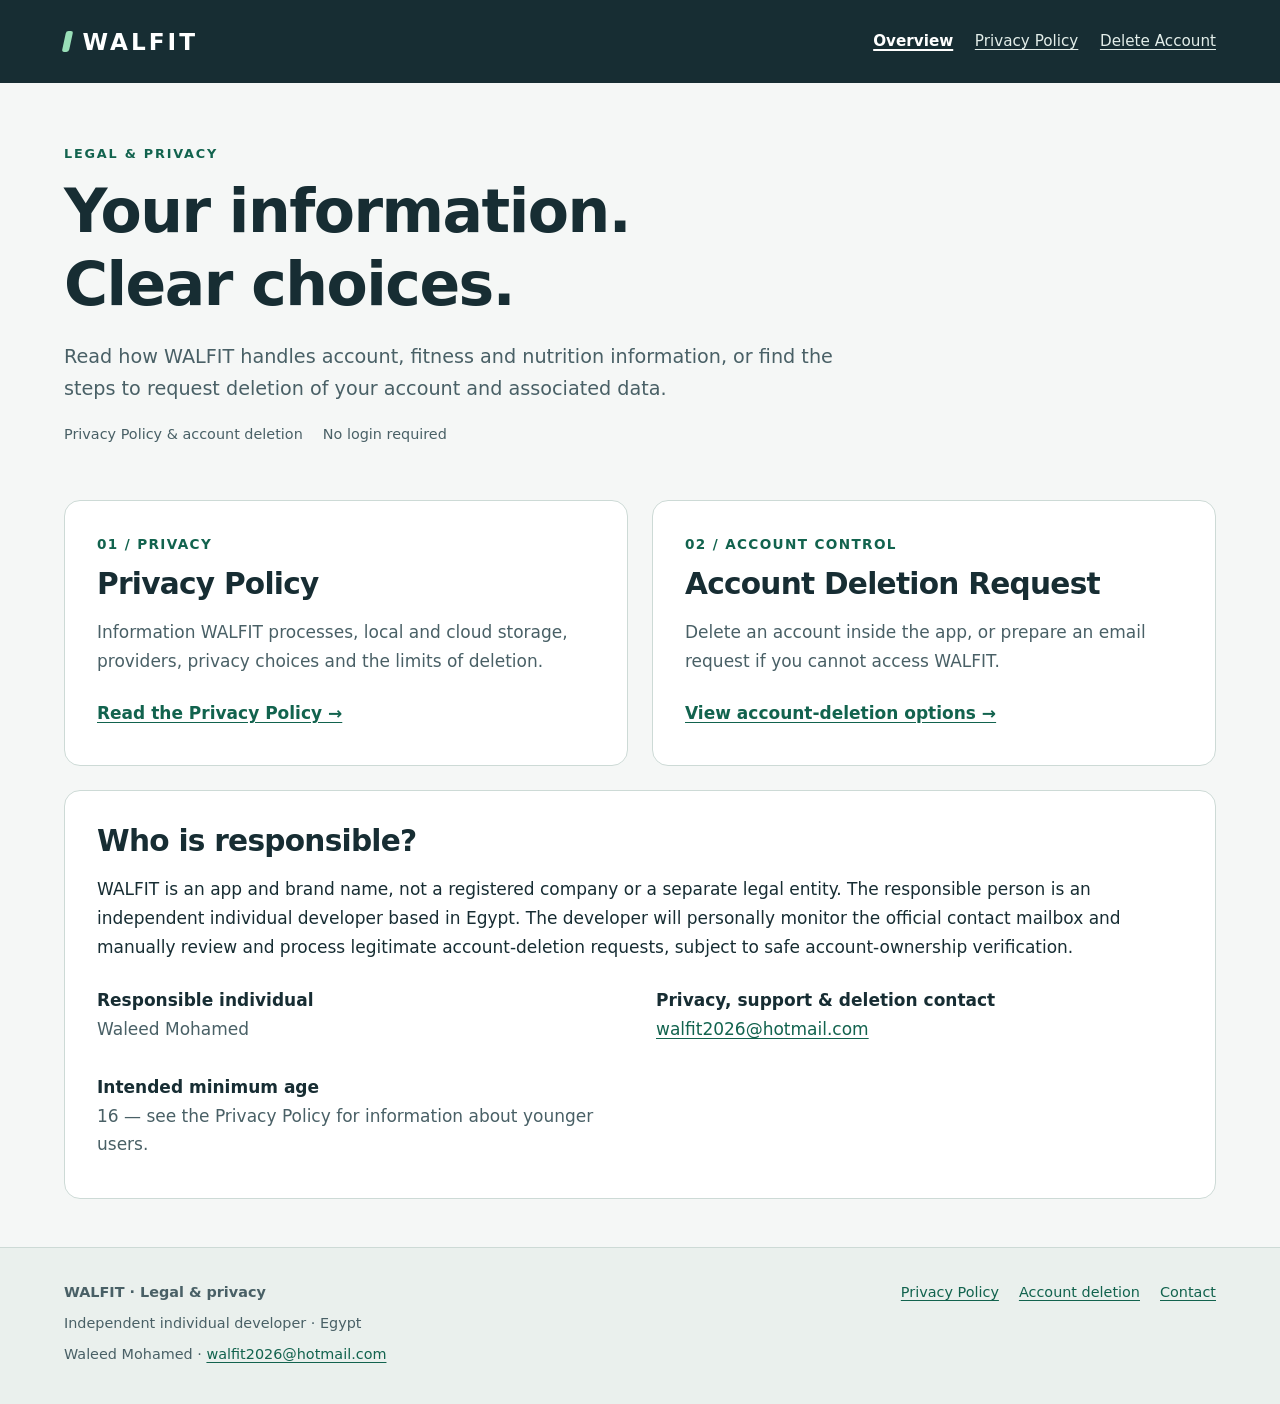
<file: index.html>
<!doctype html>
<html lang="en">
<head>
  <meta charset="utf-8">
  <meta name="viewport" content="width=device-width, initial-scale=1">
  <meta name="description" content="Read WALFIT's Privacy Policy and find out how to request account deletion.">
  <meta name="referrer" content="no-referrer">
  <title>Legal &amp; privacy — WALFIT</title>
  <link rel="stylesheet" href="assets/style.css">
</head>
<body>
  <a class="skip-link" href="#main">Skip to content</a>
  <header class="site-header">
    <div class="container header-inner">
      <a class="brand" href="./" aria-label="WALFIT legal home">WALFIT</a>
      <nav class="site-nav" aria-label="Main navigation">
        <a href="./" aria-current="page">Overview</a>
        <a href="privacy/">Privacy Policy</a>
        <a href="delete-account/">Delete Account</a>
      </nav>
    </div>
  </header>
  <main id="main" class="container">
    <div class="hero">
      <p class="eyebrow">Legal &amp; privacy</p>
      <h1>Your information.<br>Clear choices.</h1>
      <p class="lead">Read how WALFIT handles account, fitness and nutrition information, or find the steps to request deletion of your account and associated data.</p>
      <p class="meta"><span>Privacy Policy &amp; account deletion</span><span>No login required</span></p>
    </div>
    <div class="cards">
      <section class="card" aria-labelledby="privacy-title">
        <span class="card-number" aria-hidden="true">01 / PRIVACY</span>
        <h2 id="privacy-title">Privacy Policy</h2>
        <p>Information WALFIT processes, local and cloud storage, providers, privacy choices and the limits of deletion.</p>
        <a class="text-link" href="privacy/">Read the Privacy Policy →</a>
      </section>
      <section class="card" aria-labelledby="deletion-title">
        <span class="card-number" aria-hidden="true">02 / ACCOUNT CONTROL</span>
        <h2 id="deletion-title">Account Deletion Request</h2>
        <p>Delete an account inside the app, or prepare an email request if you cannot access WALFIT.</p>
        <a class="text-link" href="delete-account/">View account-deletion options →</a>
      </section>
    </div>
    <section class="contact-panel" aria-labelledby="operator-title">
      <h2 id="operator-title">Who is responsible?</h2>
      <p>WALFIT is an app and brand name, not a registered company or a separate legal entity. The responsible person is an independent individual developer based in Egypt. The developer will personally monitor the official contact mailbox and manually review and process legitimate account-deletion requests, subject to safe account-ownership verification.</p>
      <dl class="facts">
        <div><dt>Responsible individual</dt><dd>Waleed Mohamed</dd></div>
        <div><dt>Privacy, support &amp; deletion contact</dt><dd><a href="mailto:walfit2026@hotmail.com">walfit2026@hotmail.com</a></dd></div>
        <div><dt>Intended minimum age</dt><dd>16 — see the Privacy Policy for information about younger users.</dd></div>
      </dl>
    </section>
  </main>
  <footer class="site-footer">
    <div class="container footer-inner">
      <div><p><strong>WALFIT · Legal &amp; privacy</strong></p><p>Independent individual developer · Egypt</p><p>Waleed Mohamed · <a href="mailto:walfit2026@hotmail.com">walfit2026@hotmail.com</a></p></div>
      <nav class="footer-links" aria-label="Footer navigation"><a href="privacy/">Privacy Policy</a><a href="delete-account/">Account deletion</a><a href="mailto:walfit2026@hotmail.com">Contact</a></nav>
    </div>
  </footer>
</body>
</html>
</file>
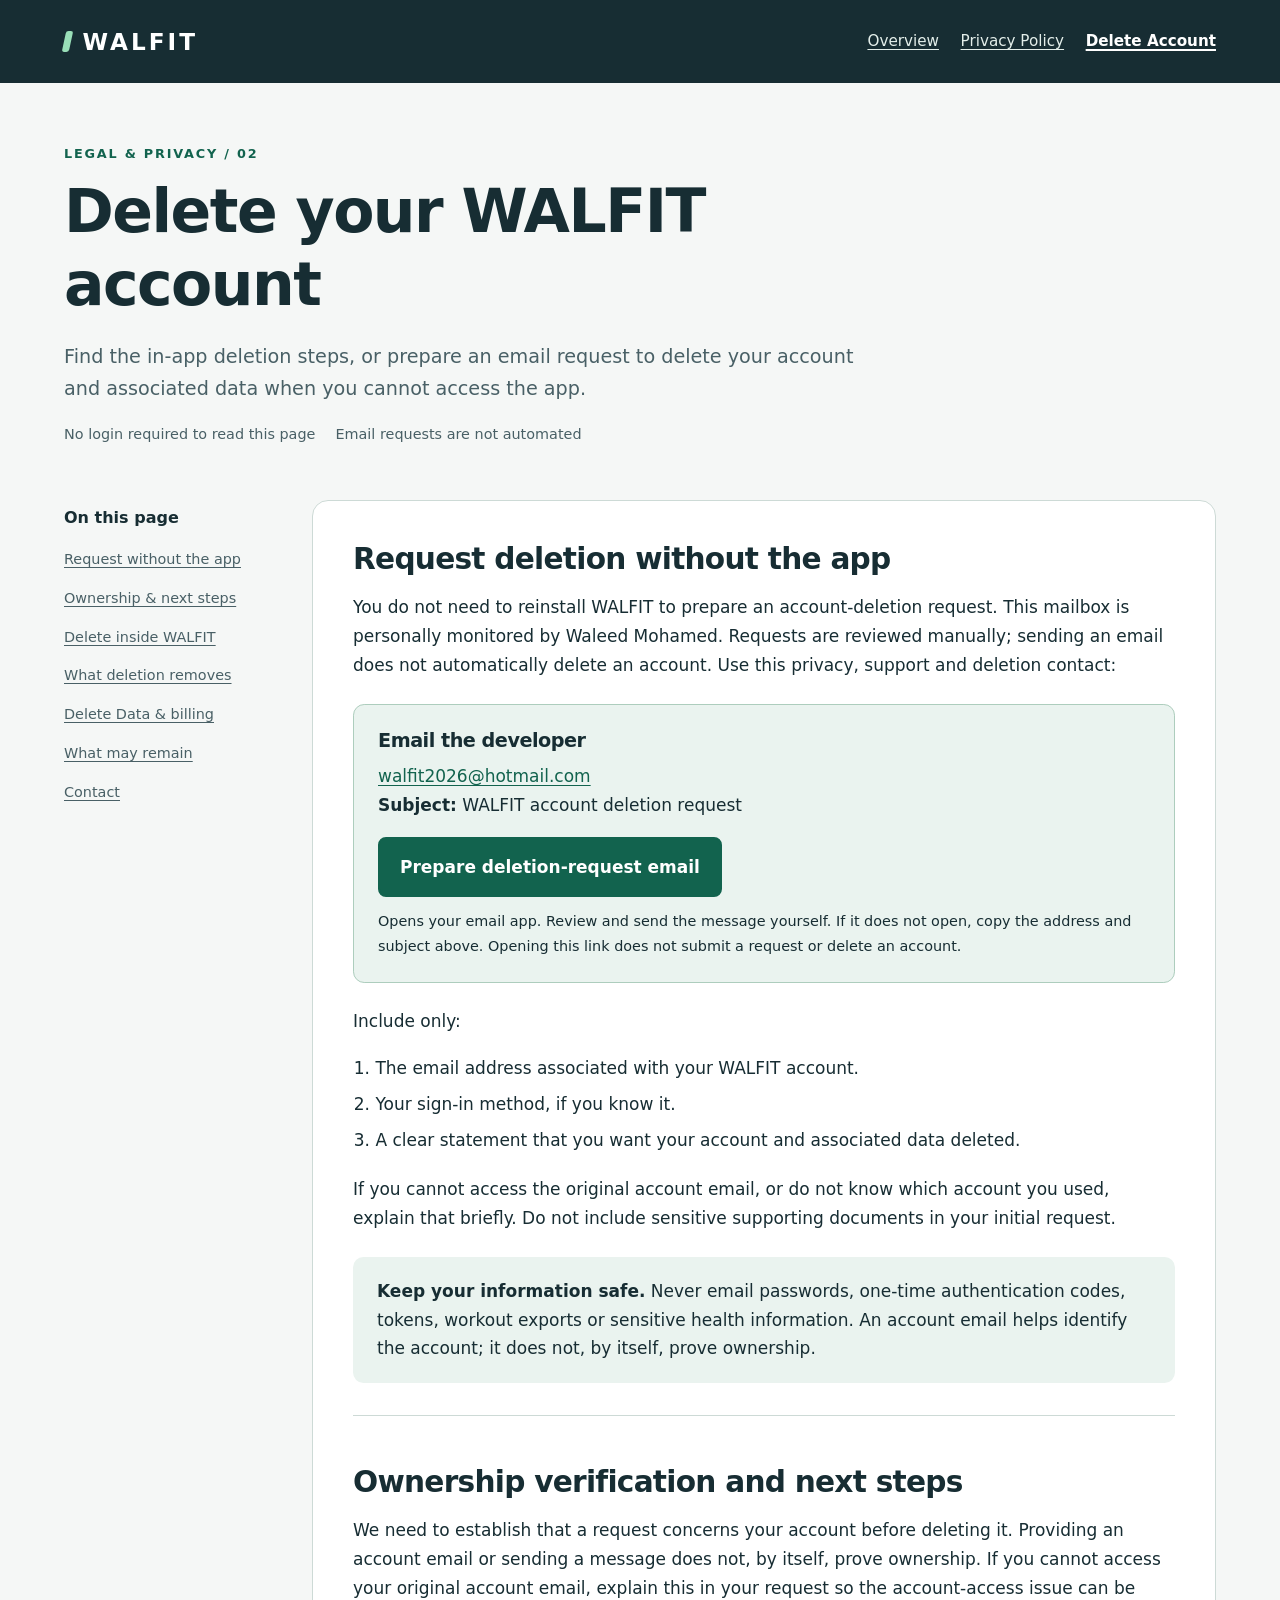
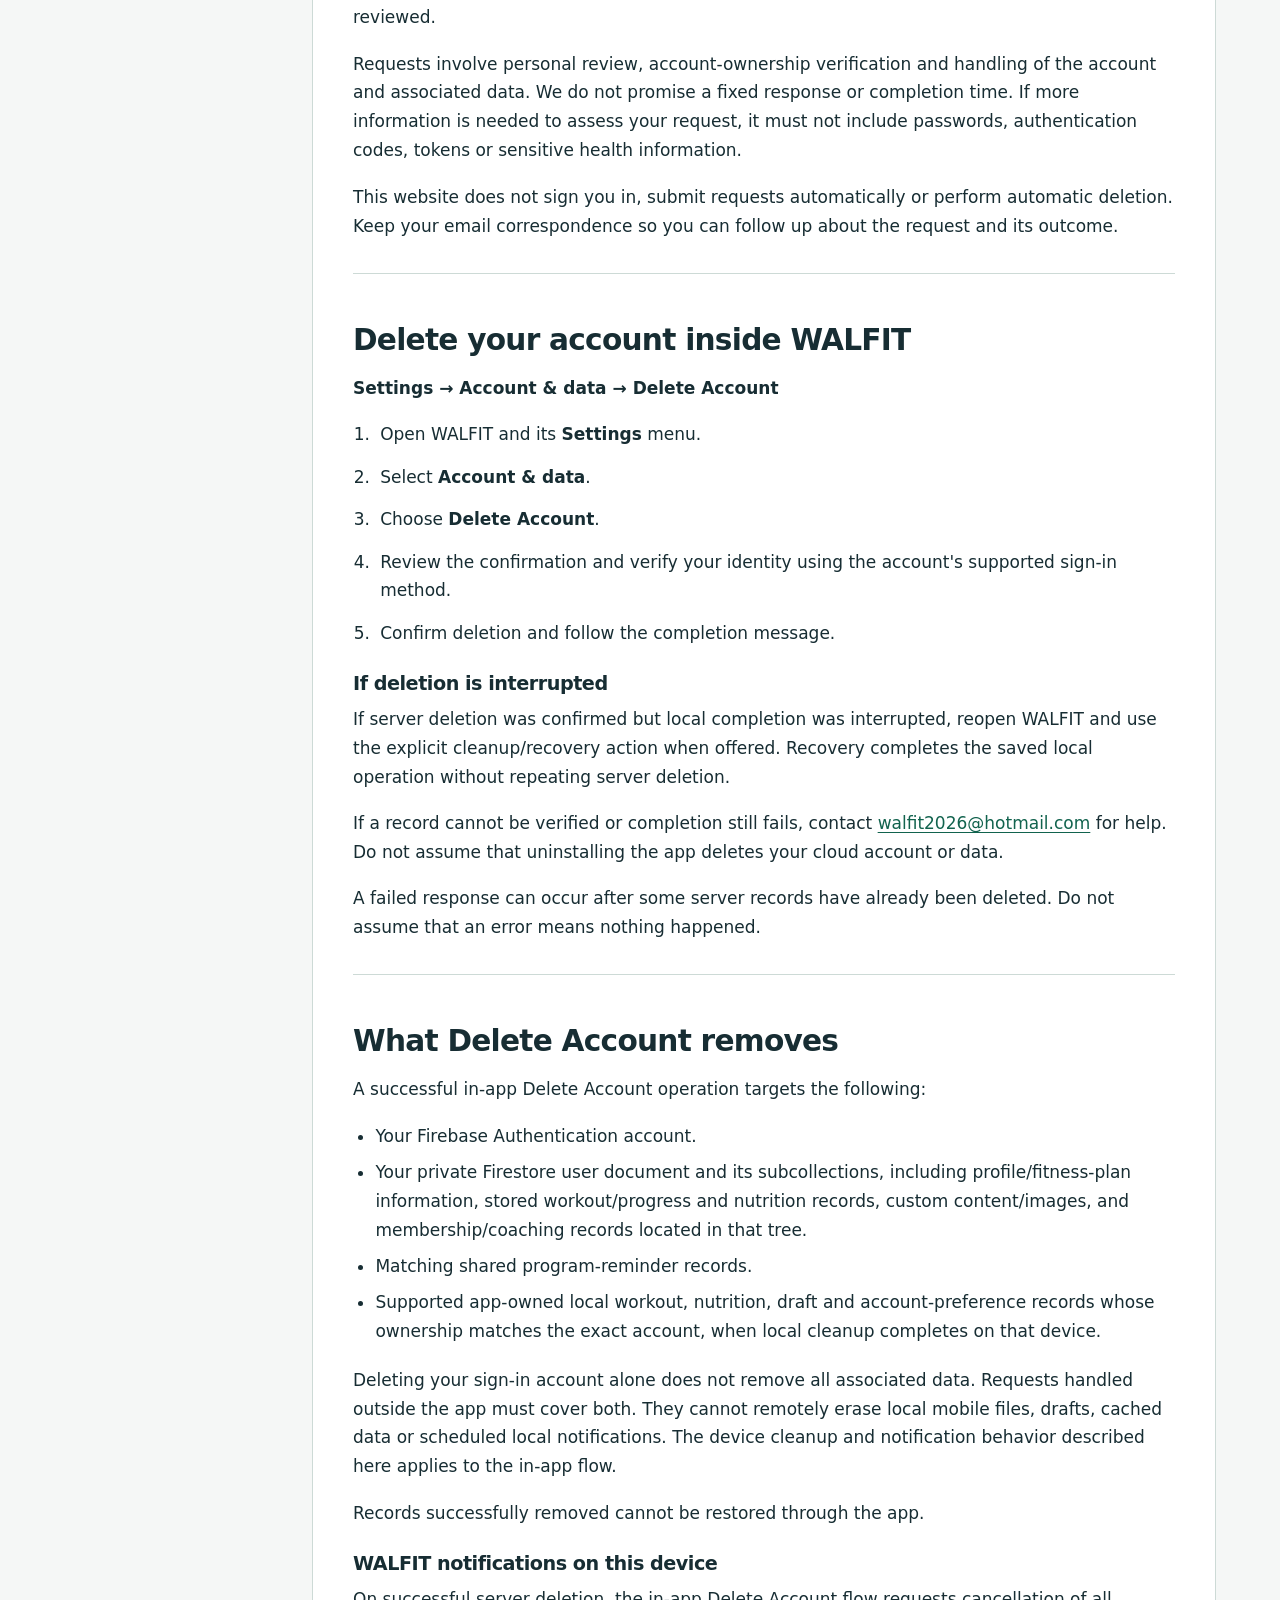
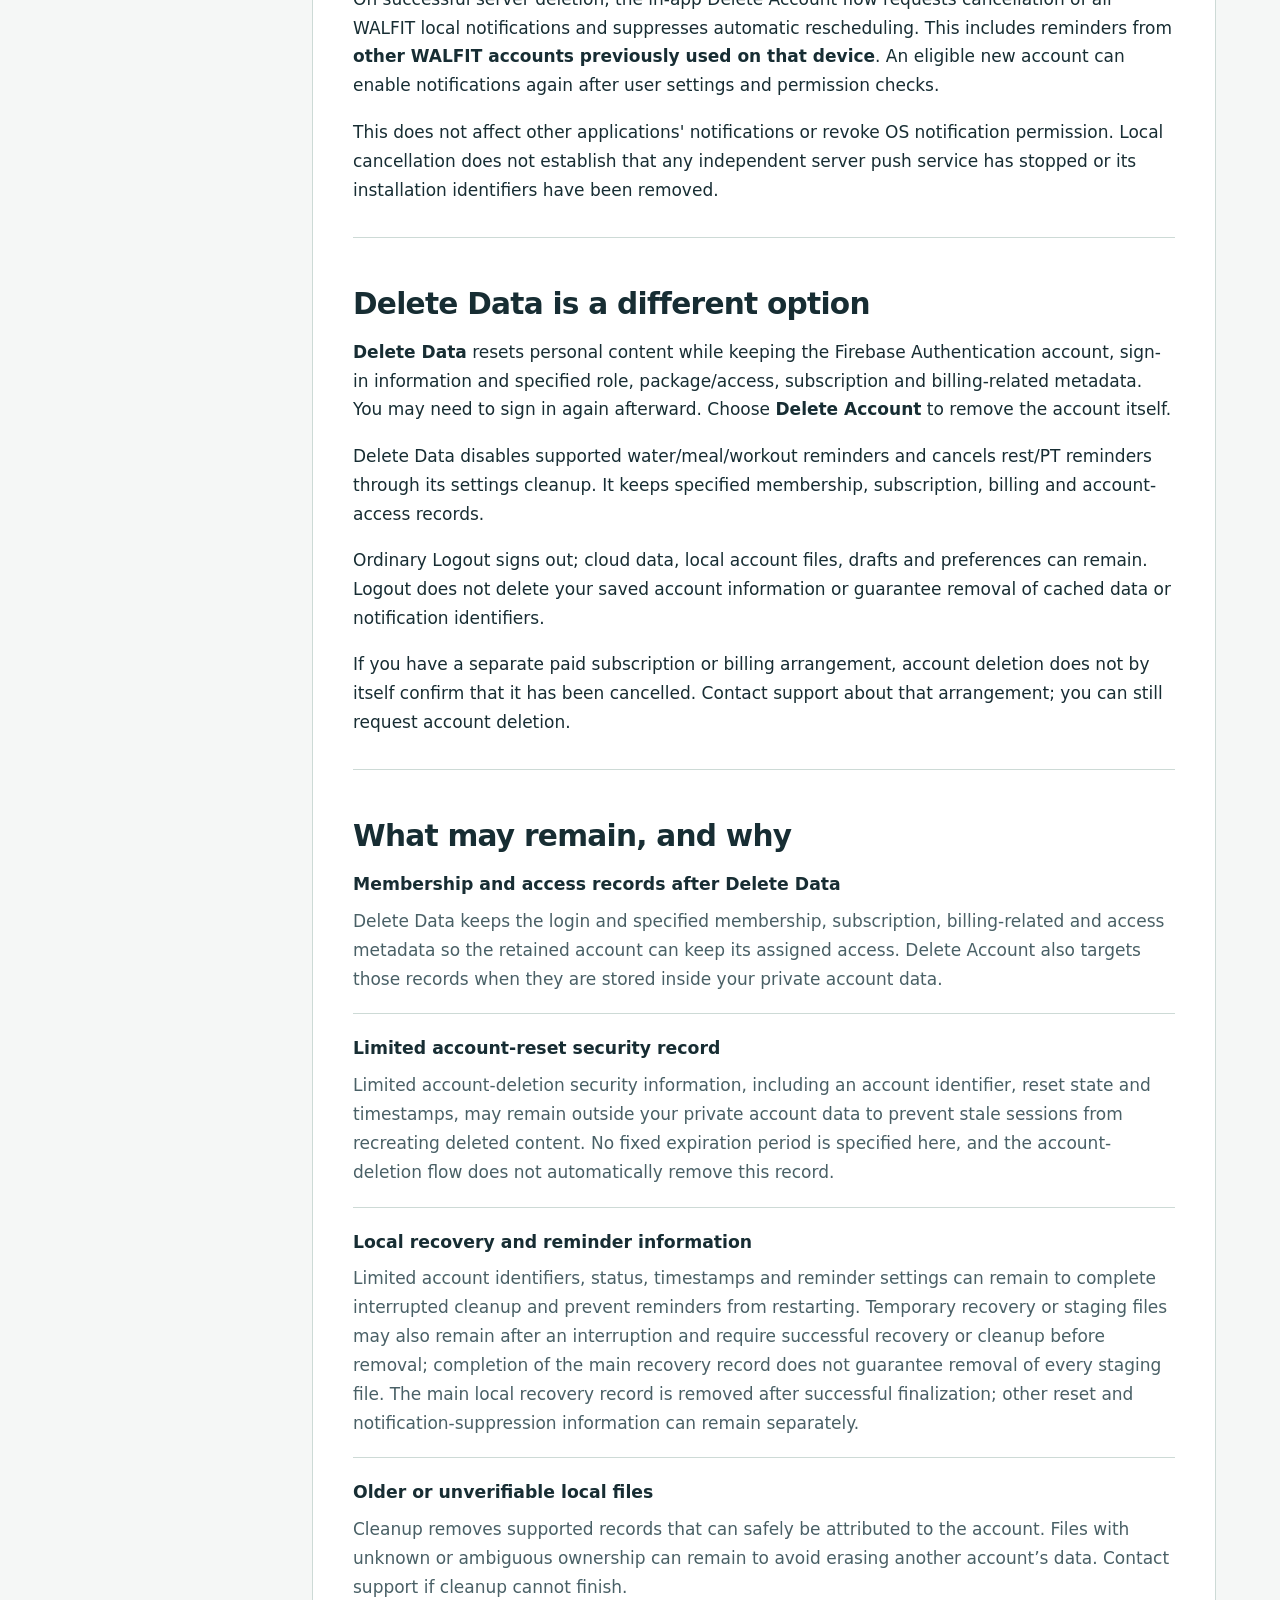
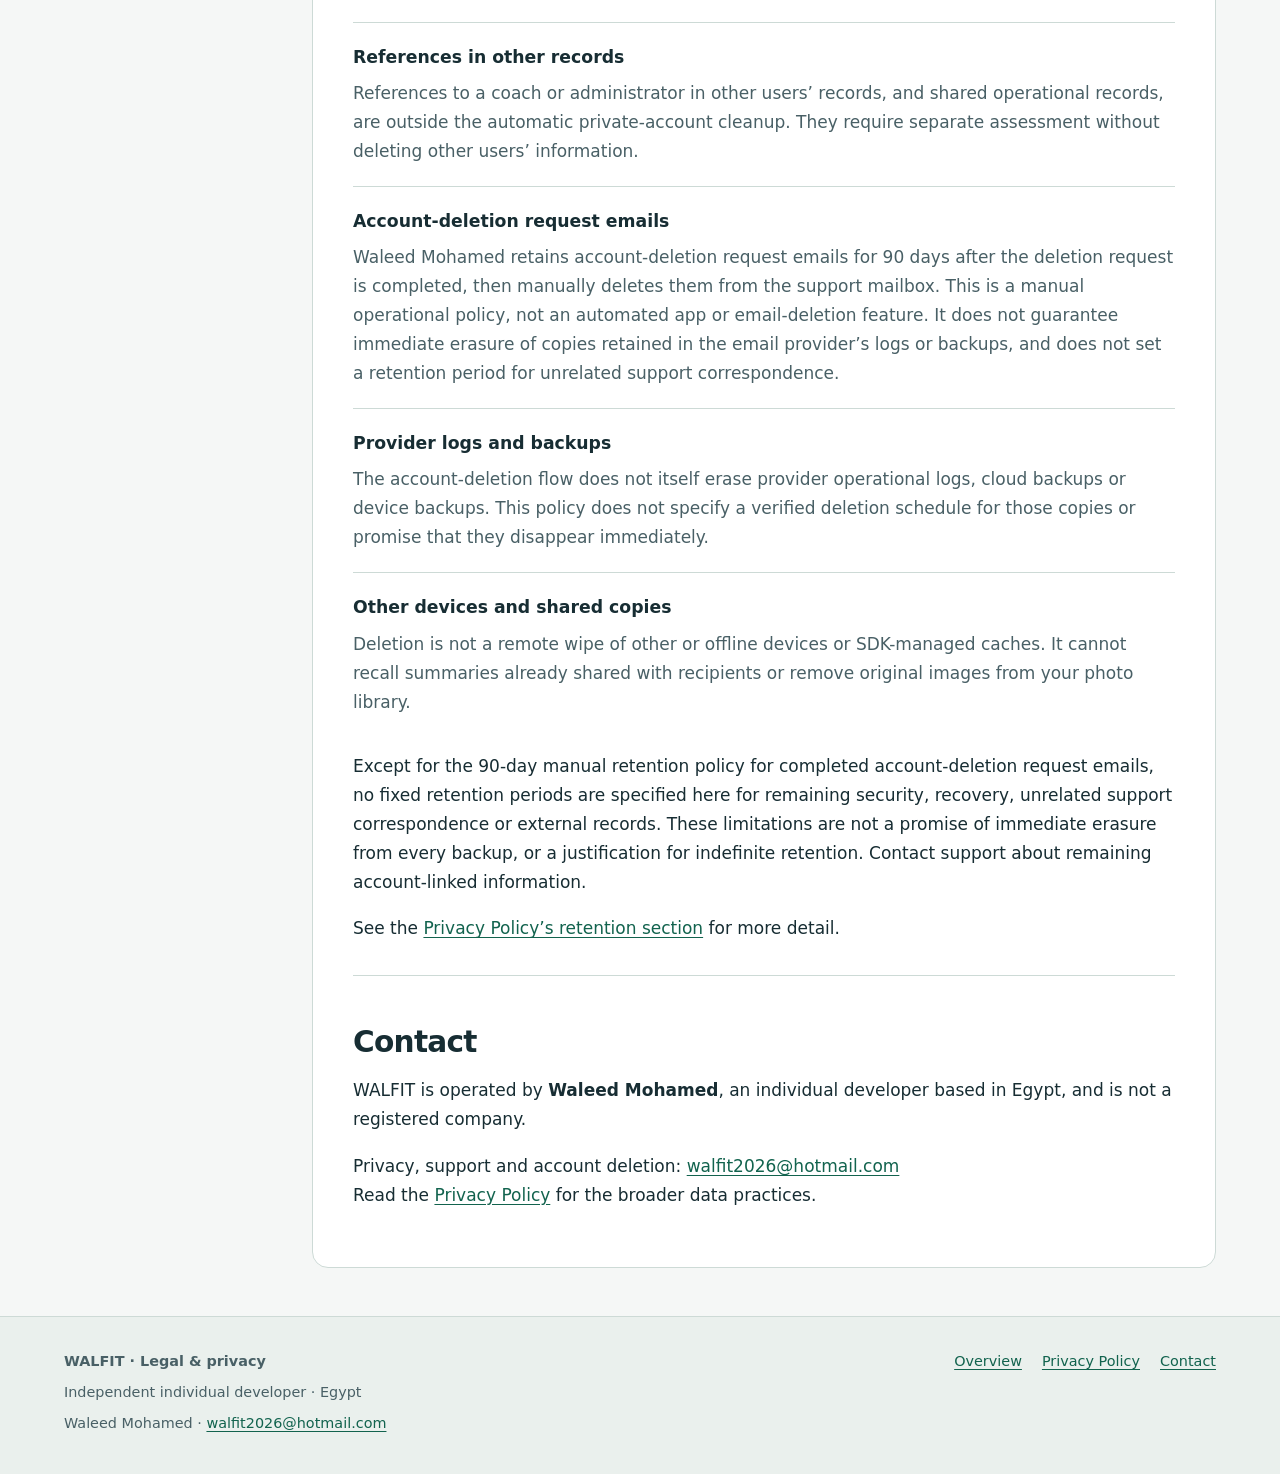
<file: delete-account/index.html>
<!doctype html>
<html lang="en">
<head>
  <meta charset="utf-8">
  <meta name="viewport" content="width=device-width, initial-scale=1">
  <meta name="description" content="WALFIT account deletion: in-app steps and an email request option for people without app access.">
  <meta name="referrer" content="no-referrer">
  <title>Account Deletion Request — WALFIT</title>
  <link rel="stylesheet" href="../assets/style.css">
</head>
<body>
  <a class="skip-link" href="#main">Skip to content</a>
  <header class="site-header">
    <div class="container header-inner">
      <a class="brand" href="../" aria-label="WALFIT legal home">WALFIT</a>
      <nav class="site-nav" aria-label="Main navigation"><a href="../">Overview</a><a href="../privacy/">Privacy Policy</a><a href="./" aria-current="page">Delete Account</a></nav>
    </div>
  </header>
  <main id="main" class="container">
    <div class="hero">
      <p class="eyebrow">Legal &amp; privacy / 02</p>
      <h1>Delete your WALFIT account</h1>
      <p class="lead">Find the in-app deletion steps, or prepare an email request to delete your account and associated data when you cannot access the app.</p>
      <p class="meta"><span>No login required to read this page</span><span>Email requests are not automated</span></p>
    </div>
    <div class="page-layout">
      <nav class="toc" aria-label="Account deletion contents">
        <h2>On this page</h2>
        <ol>
          <li><a href="#email-request">Request without the app</a></li>
          <li><a href="#verification">Ownership &amp; next steps</a></li>
          <li><a href="#in-app">Delete inside WALFIT</a></li>
          <li><a href="#removed">What deletion removes</a></li>
          <li><a href="#delete-data">Delete Data &amp; billing</a></li>
          <li><a href="#retained">What may remain</a></li>
          <li><a href="#contact">Contact</a></li>
        </ol>
      </nav>
      <article class="document" aria-label="Account-deletion request information">
        <section id="email-request">
          <h2>Request deletion without the app</h2>
          <p>You do not need to reinstall WALFIT to prepare an account-deletion request. This mailbox is personally monitored by Waleed Mohamed. Requests are reviewed manually; sending an email does not automatically delete an account. Use this privacy, support and deletion contact:</p>
          <div class="request-box">
            <h3>Email the developer</h3>
            <p><a href="mailto:walfit2026@hotmail.com">walfit2026@hotmail.com</a><br><strong>Subject:</strong> WALFIT account deletion request</p>
            <a class="button" href="mailto:walfit2026@hotmail.com?subject=WALFIT%20account%20deletion%20request&amp;body=I%20request%20deletion%20of%20my%20WALFIT%20account%20and%20associated%20data.%0D%0A%0D%0AAccount%20email%3A%20%0D%0ASign-in%20method%20%28if%20known%29%3A%20%0D%0A%0D%0AI%20will%20not%20include%20passwords%2C%20authentication%20codes%2C%20tokens%20or%20health%20information.">Prepare deletion-request email</a>
            <p class="small">Opens your email app. Review and send the message yourself. If it does not open, copy the address and subject above. Opening this link does not submit a request or delete an account.</p>
          </div>
          <p>Include only:</p>
          <ol>
            <li>The email address associated with your WALFIT account.</li>
            <li>Your sign-in method, if you know it.</li>
            <li>A clear statement that you want your account and associated data deleted.</li>
          </ol>
          <p>If you cannot access the original account email, or do not know which account you used, explain that briefly. Do not include sensitive supporting documents in your initial request.</p>
          <div class="info-note"><p><strong>Keep your information safe.</strong> Never email passwords, one-time authentication codes, tokens, workout exports or sensitive health information. An account email helps identify the account; it does not, by itself, prove ownership.</p></div>
        </section>
        <section id="verification">
          <h2>Ownership verification and next steps</h2>
          <p>We need to establish that a request concerns your account before deleting it. Providing an account email or sending a message does not, by itself, prove ownership. If you cannot access your original account email, explain this in your request so the account-access issue can be reviewed.</p>
          <p>Requests involve personal review, account-ownership verification and handling of the account and associated data. We do not promise a fixed response or completion time. If more information is needed to assess your request, it must not include passwords, authentication codes, tokens or sensitive health information.</p>
          <p>This website does not sign you in, submit requests automatically or perform automatic deletion. Keep your email correspondence so you can follow up about the request and its outcome.</p>
        </section>
        <section id="in-app">
          <h2>Delete your account inside WALFIT</h2>
          <p><strong>Settings → Account &amp; data → Delete Account</strong></p>
          <ol class="steps">
            <li>Open WALFIT and its <strong>Settings</strong> menu.</li>
            <li>Select <strong>Account &amp; data</strong>.</li>
            <li>Choose <strong>Delete Account</strong>.</li>
            <li>Review the confirmation and verify your identity using the account's supported sign-in method.</li>
            <li>Confirm deletion and follow the completion message.</li>
          </ol>
          <h3>If deletion is interrupted</h3>
          <p>If server deletion was confirmed but local completion was interrupted, reopen WALFIT and use the explicit cleanup/recovery action when offered. Recovery completes the saved local operation without repeating server deletion.</p>
          <p>If a record cannot be verified or completion still fails, contact <a href="mailto:walfit2026@hotmail.com">walfit2026@hotmail.com</a> for help. Do not assume that uninstalling the app deletes your cloud account or data.</p>
          <p>A failed response can occur after some server records have already been deleted. Do not assume that an error means nothing happened.</p>
        </section>
        <section id="removed">
          <h2>What Delete Account removes</h2>
          <p>A successful in-app Delete Account operation targets the following:</p>
          <ul>
            <li>Your Firebase Authentication account.</li>
            <li>Your private Firestore user document and its subcollections, including profile/fitness-plan information, stored workout/progress and nutrition records, custom content/images, and membership/coaching records located in that tree.</li>
            <li>Matching shared program-reminder records.</li>
            <li>Supported app-owned local workout, nutrition, draft and account-preference records whose ownership matches the exact account, when local cleanup completes on that device.</li>
          </ul>
          <p>Deleting your sign-in account alone does not remove all associated data. Requests handled outside the app must cover both. They cannot remotely erase local mobile files, drafts, cached data or scheduled local notifications. The device cleanup and notification behavior described here applies to the in-app flow.</p>
          <p>Records successfully removed cannot be restored through the app.</p>
          <h3>WALFIT notifications on this device</h3>
          <p>On successful server deletion, the in-app Delete Account flow requests cancellation of all WALFIT local notifications and suppresses automatic rescheduling. This includes reminders from <strong>other WALFIT accounts previously used on that device</strong>. An eligible new account can enable notifications again after user settings and permission checks.</p>
          <p>This does not affect other applications' notifications or revoke OS notification permission. Local cancellation does not establish that any independent server push service has stopped or its installation identifiers have been removed.</p>
        </section>
        <section id="delete-data">
          <h2>Delete Data is a different option</h2>
          <p><strong>Delete Data</strong> resets personal content while keeping the Firebase Authentication account, sign-in information and specified role, package/access, subscription and billing-related metadata. You may need to sign in again afterward. Choose <strong>Delete Account</strong> to remove the account itself.</p>
          <p>Delete Data disables supported water/meal/workout reminders and cancels rest/PT reminders through its settings cleanup. It keeps specified membership, subscription, billing and account-access records.</p><p>Ordinary Logout signs out; cloud data, local account files, drafts and preferences can remain. Logout does not delete your saved account information or guarantee removal of cached data or notification identifiers.</p>
          <p>If you have a separate paid subscription or billing arrangement, account deletion does not by itself confirm that it has been cancelled. Contact support about that arrangement; you can still request account deletion.</p>
        </section>
        <section id="retained">
          <h2>What may remain, and why</h2>
          <dl class="data-list">
            <div><dt>Membership and access records after Delete Data</dt><dd>Delete Data keeps the login and specified membership, subscription, billing-related and access metadata so the retained account can keep its assigned access. Delete Account also targets those records when they are stored inside your private account data.</dd></div>
            <div><dt>Limited account-reset security record</dt><dd>Limited account-deletion security information, including an account identifier, reset state and timestamps, may remain outside your private account data to prevent stale sessions from recreating deleted content. No fixed expiration period is specified here, and the account-deletion flow does not automatically remove this record.</dd></div>
            <div><dt>Local recovery and reminder information</dt><dd>Limited account identifiers, status, timestamps and reminder settings can remain to complete interrupted cleanup and prevent reminders from restarting. Temporary recovery or staging files may also remain after an interruption and require successful recovery or cleanup before removal; completion of the main recovery record does not guarantee removal of every staging file. The main local recovery record is removed after successful finalization; other reset and notification-suppression information can remain separately.</dd></div>
            <div><dt>Older or unverifiable local files</dt><dd>Cleanup removes supported records that can safely be attributed to the account. Files with unknown or ambiguous ownership can remain to avoid erasing another account’s data. Contact support if cleanup cannot finish.</dd></div>
            <div><dt>References in other records</dt><dd>References to a coach or administrator in other users’ records, and shared operational records, are outside the automatic private-account cleanup. They require separate assessment without deleting other users’ information.</dd></div>
            <div><dt>Account-deletion request emails</dt><dd>Waleed Mohamed retains account-deletion request emails for 90 days after the deletion request is completed, then manually deletes them from the support mailbox. This is a manual operational policy, not an automated app or email-deletion feature. It does not guarantee immediate erasure of copies retained in the email provider’s logs or backups, and does not set a retention period for unrelated support correspondence.</dd></div>
            <div><dt>Provider logs and backups</dt><dd>The account-deletion flow does not itself erase provider operational logs, cloud backups or device backups. This policy does not specify a verified deletion schedule for those copies or promise that they disappear immediately.</dd></div>
            <div><dt>Other devices and shared copies</dt><dd>Deletion is not a remote wipe of other or offline devices or SDK-managed caches. It cannot recall summaries already shared with recipients or remove original images from your photo library.</dd></div>
          </dl>
          <p>Except for the 90-day manual retention policy for completed account-deletion request emails, no fixed retention periods are specified here for remaining security, recovery, unrelated support correspondence or external records. These limitations are not a promise of immediate erasure from every backup, or a justification for indefinite retention. Contact support about remaining account-linked information.</p>
          <p>See the <a href="../privacy/#retention">Privacy Policy’s retention section</a> for more detail.</p>
        </section>
        <section id="contact">
          <h2>Contact</h2>
          <p>WALFIT is operated by <strong>Waleed Mohamed</strong>, an individual developer based in Egypt, and is not a registered company.</p>
          <address>Privacy, support and account deletion: <a href="mailto:walfit2026@hotmail.com">walfit2026@hotmail.com</a></address>
          <p>Read the <a href="../privacy/">Privacy Policy</a> for the broader data practices.</p>
        </section>
      </article>
    </div>
  </main>
  <footer class="site-footer">
    <div class="container footer-inner">
      <div><p><strong>WALFIT · Legal &amp; privacy</strong></p><p>Independent individual developer · Egypt</p><p>Waleed Mohamed · <a href="mailto:walfit2026@hotmail.com">walfit2026@hotmail.com</a></p></div>
      <nav class="footer-links" aria-label="Footer navigation"><a href="../">Overview</a><a href="../privacy/">Privacy Policy</a><a href="mailto:walfit2026@hotmail.com">Contact</a></nav>
    </div>
  </footer>
</body>
</html>
</file>
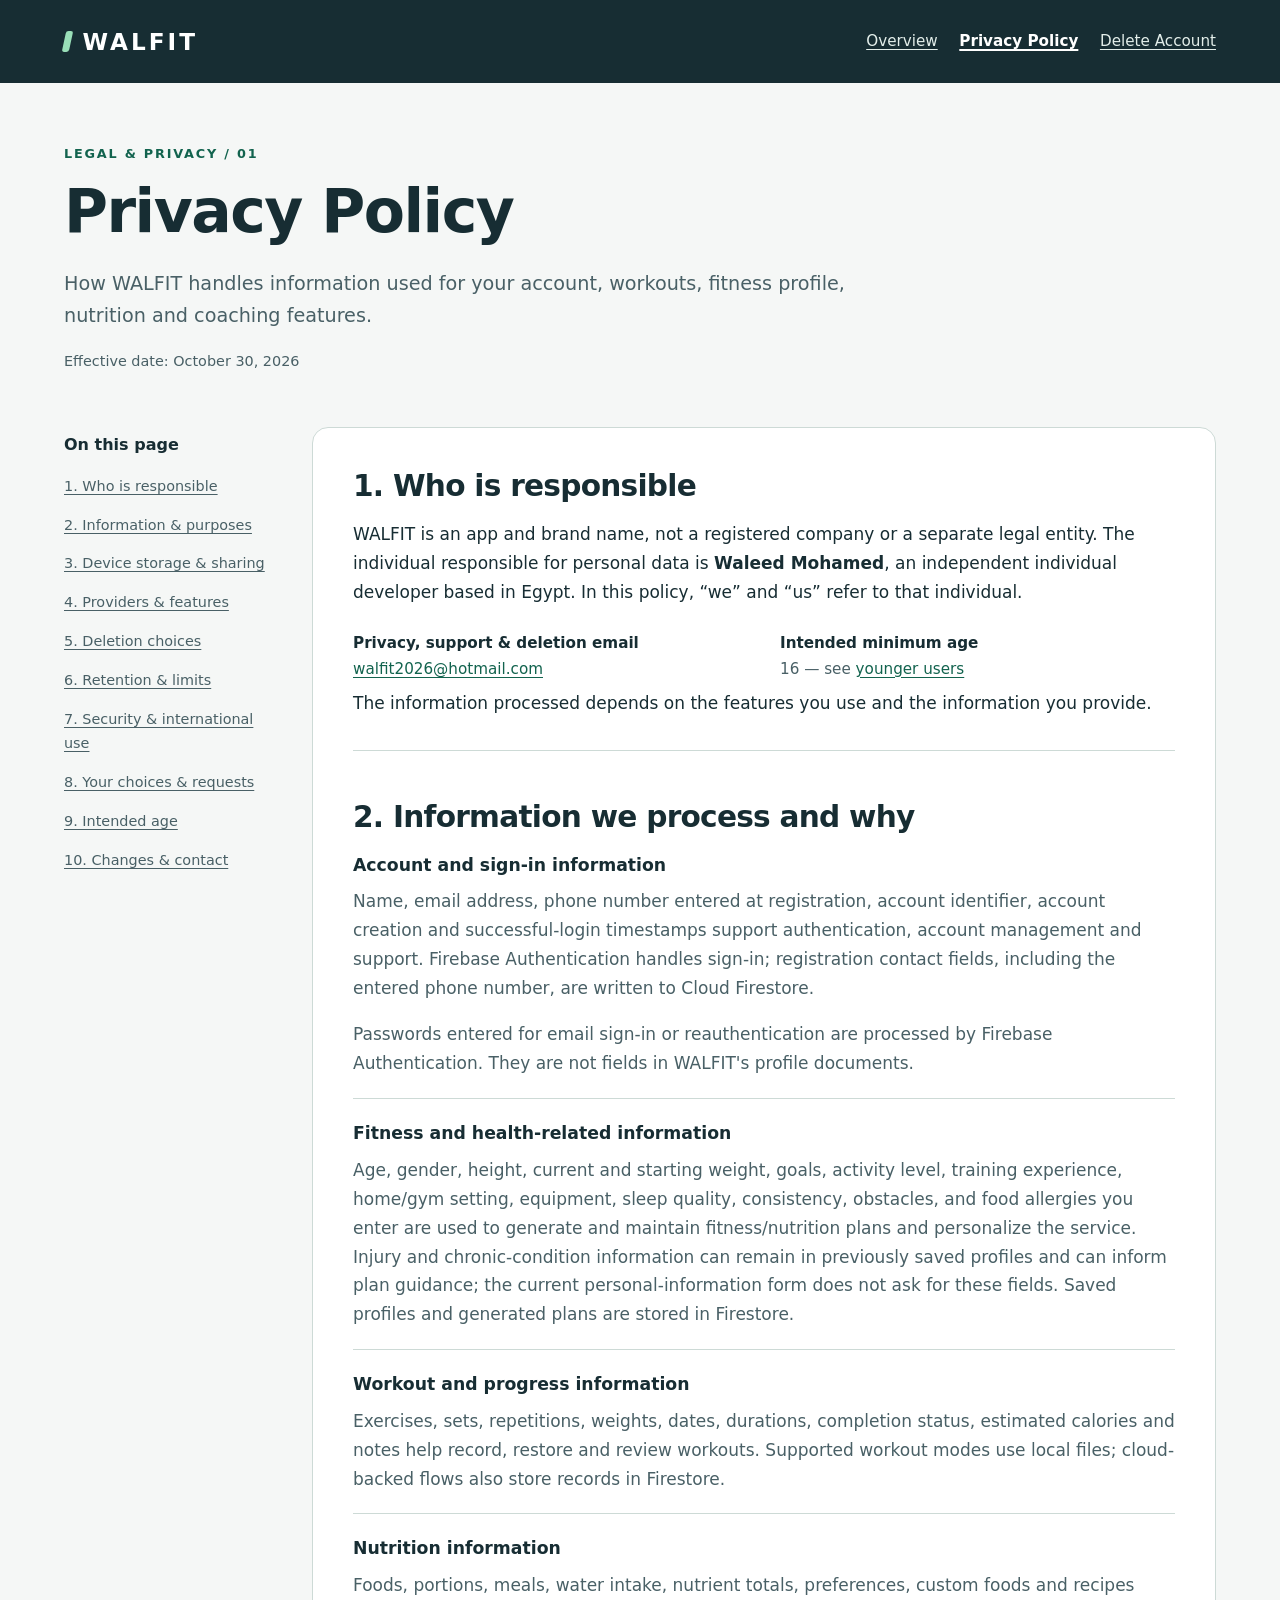
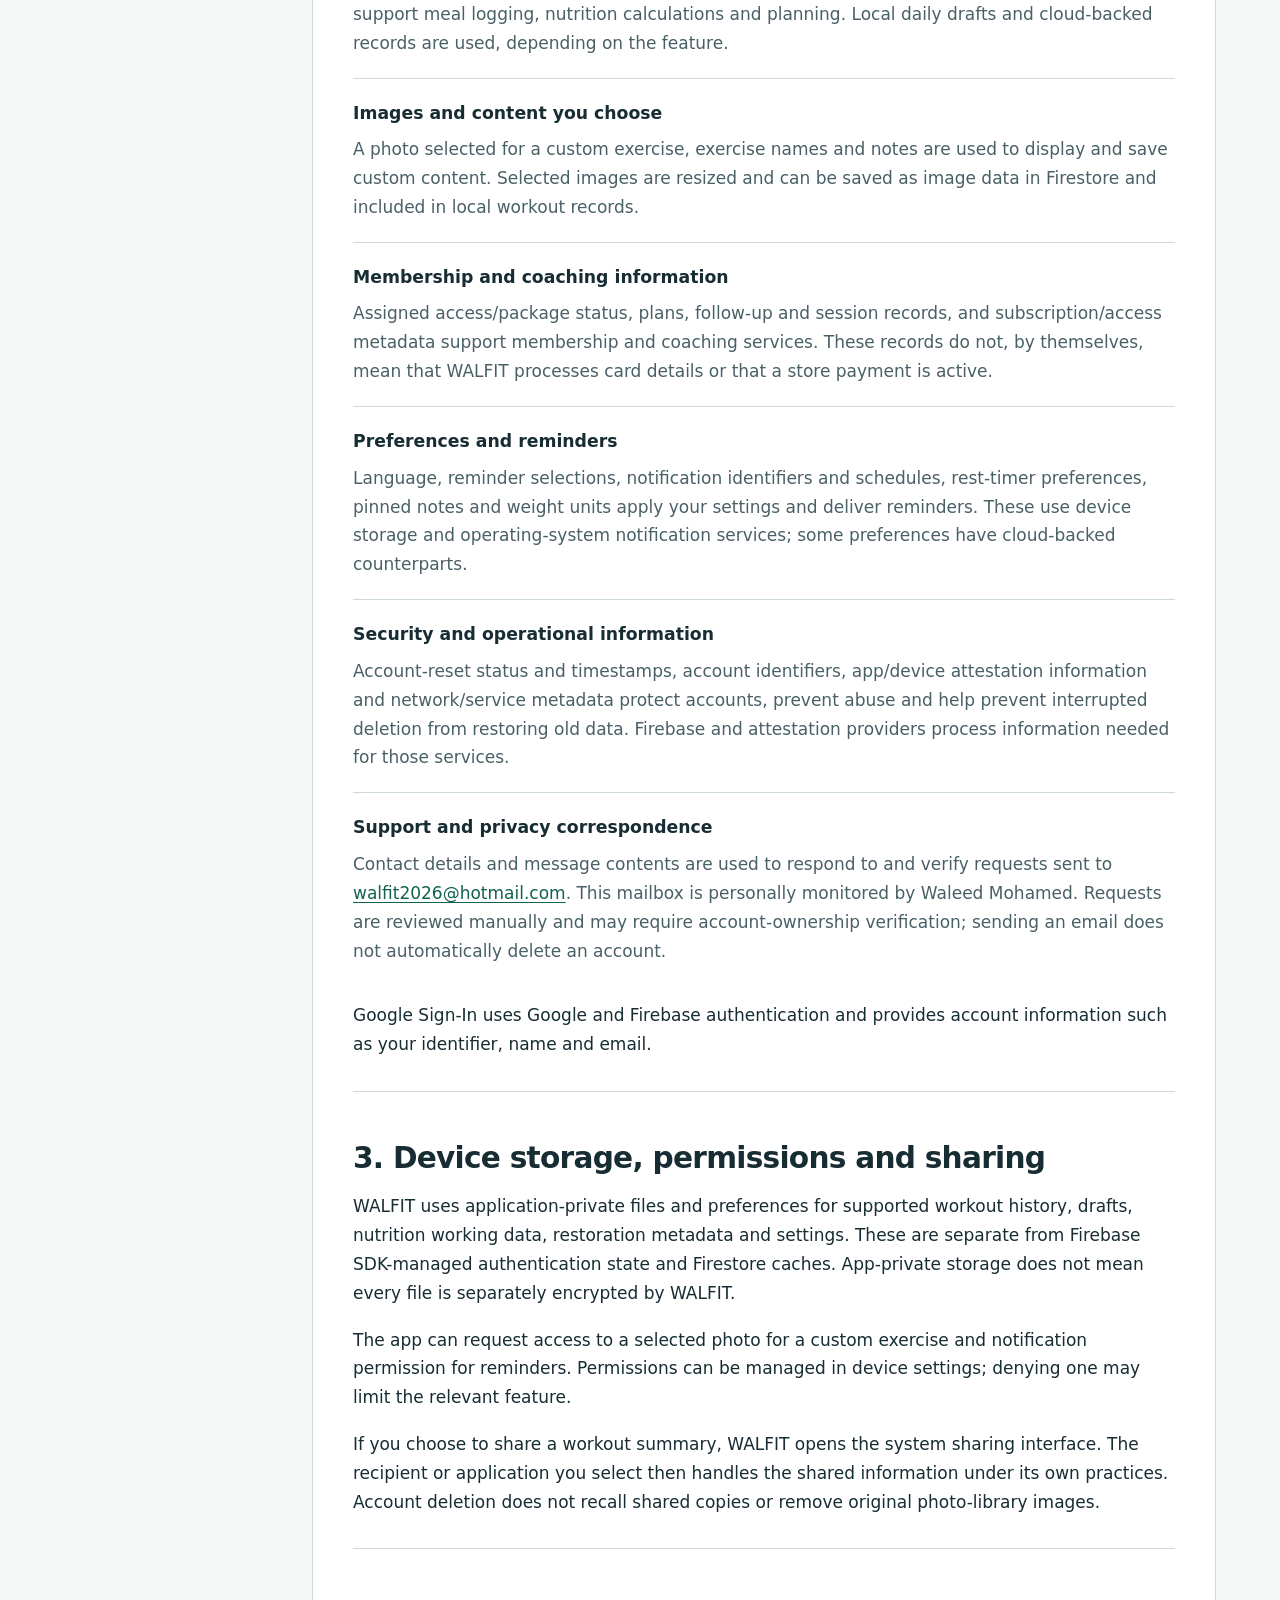
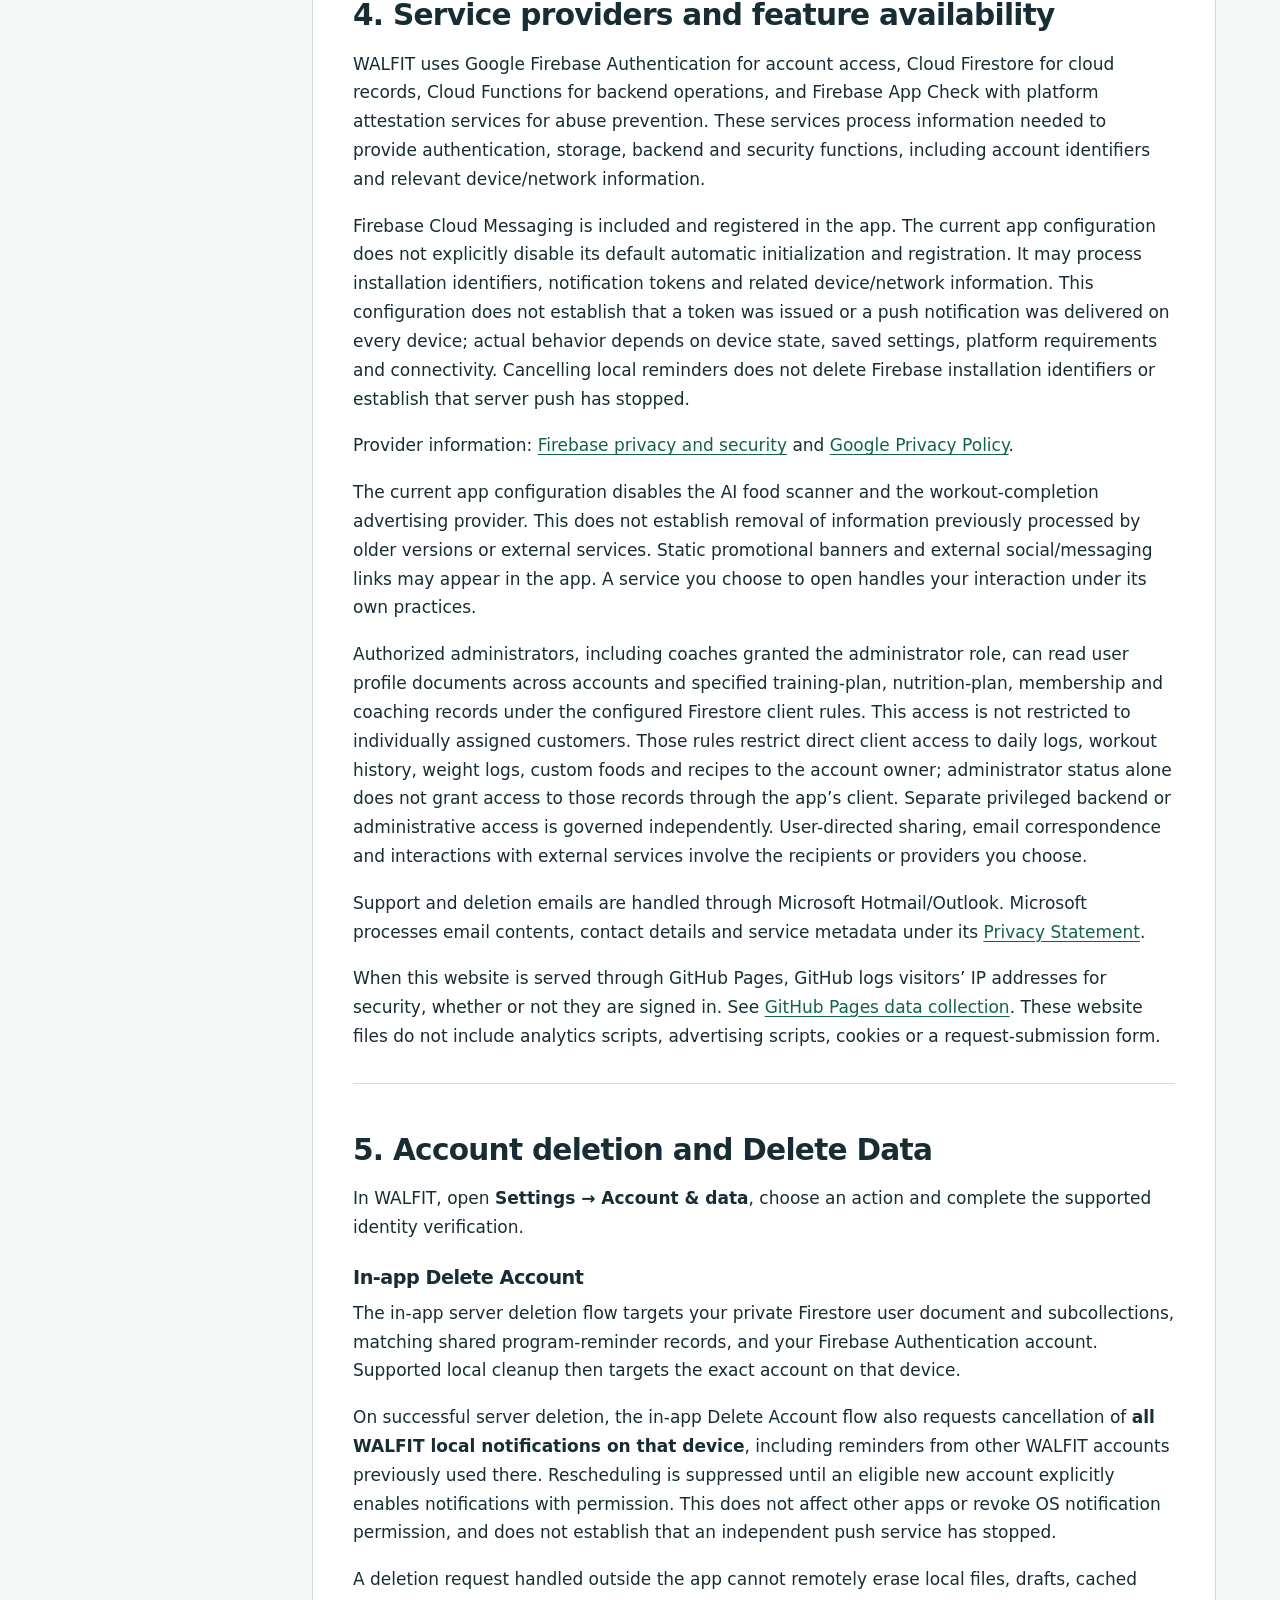
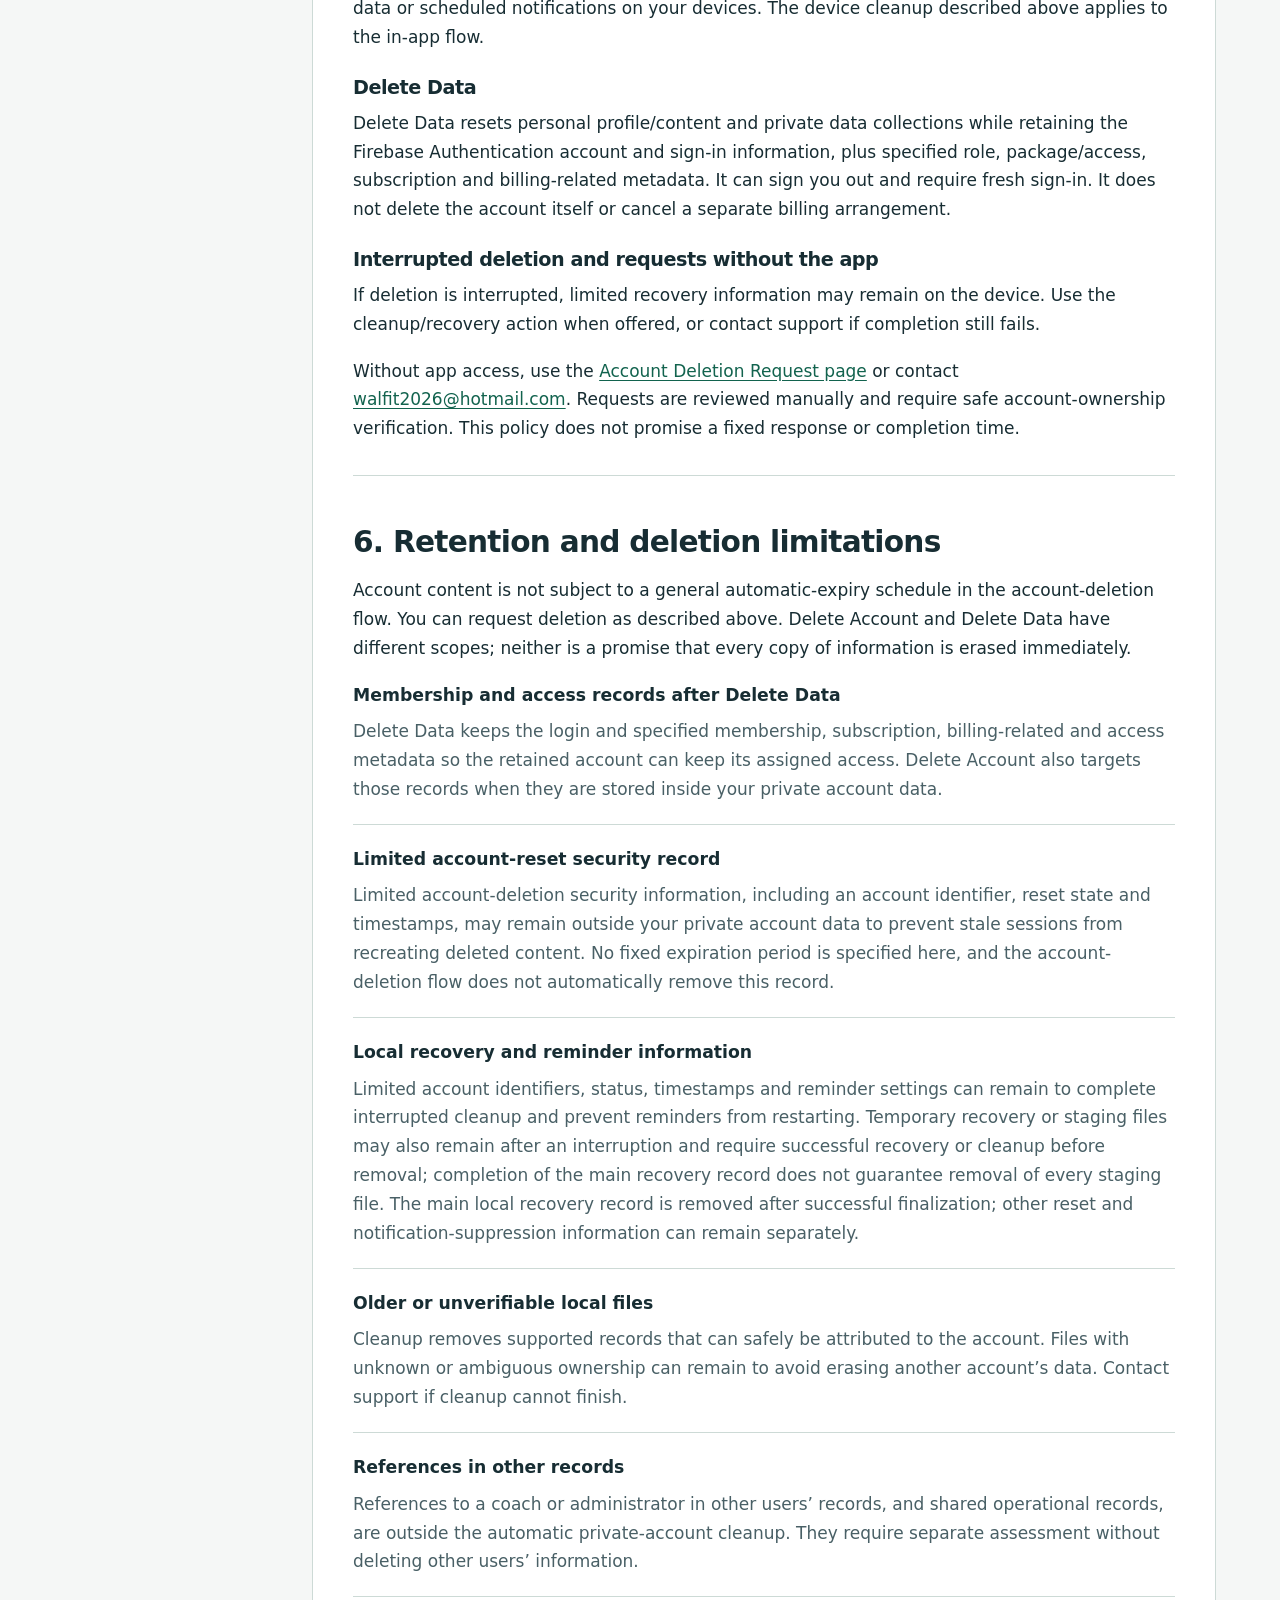
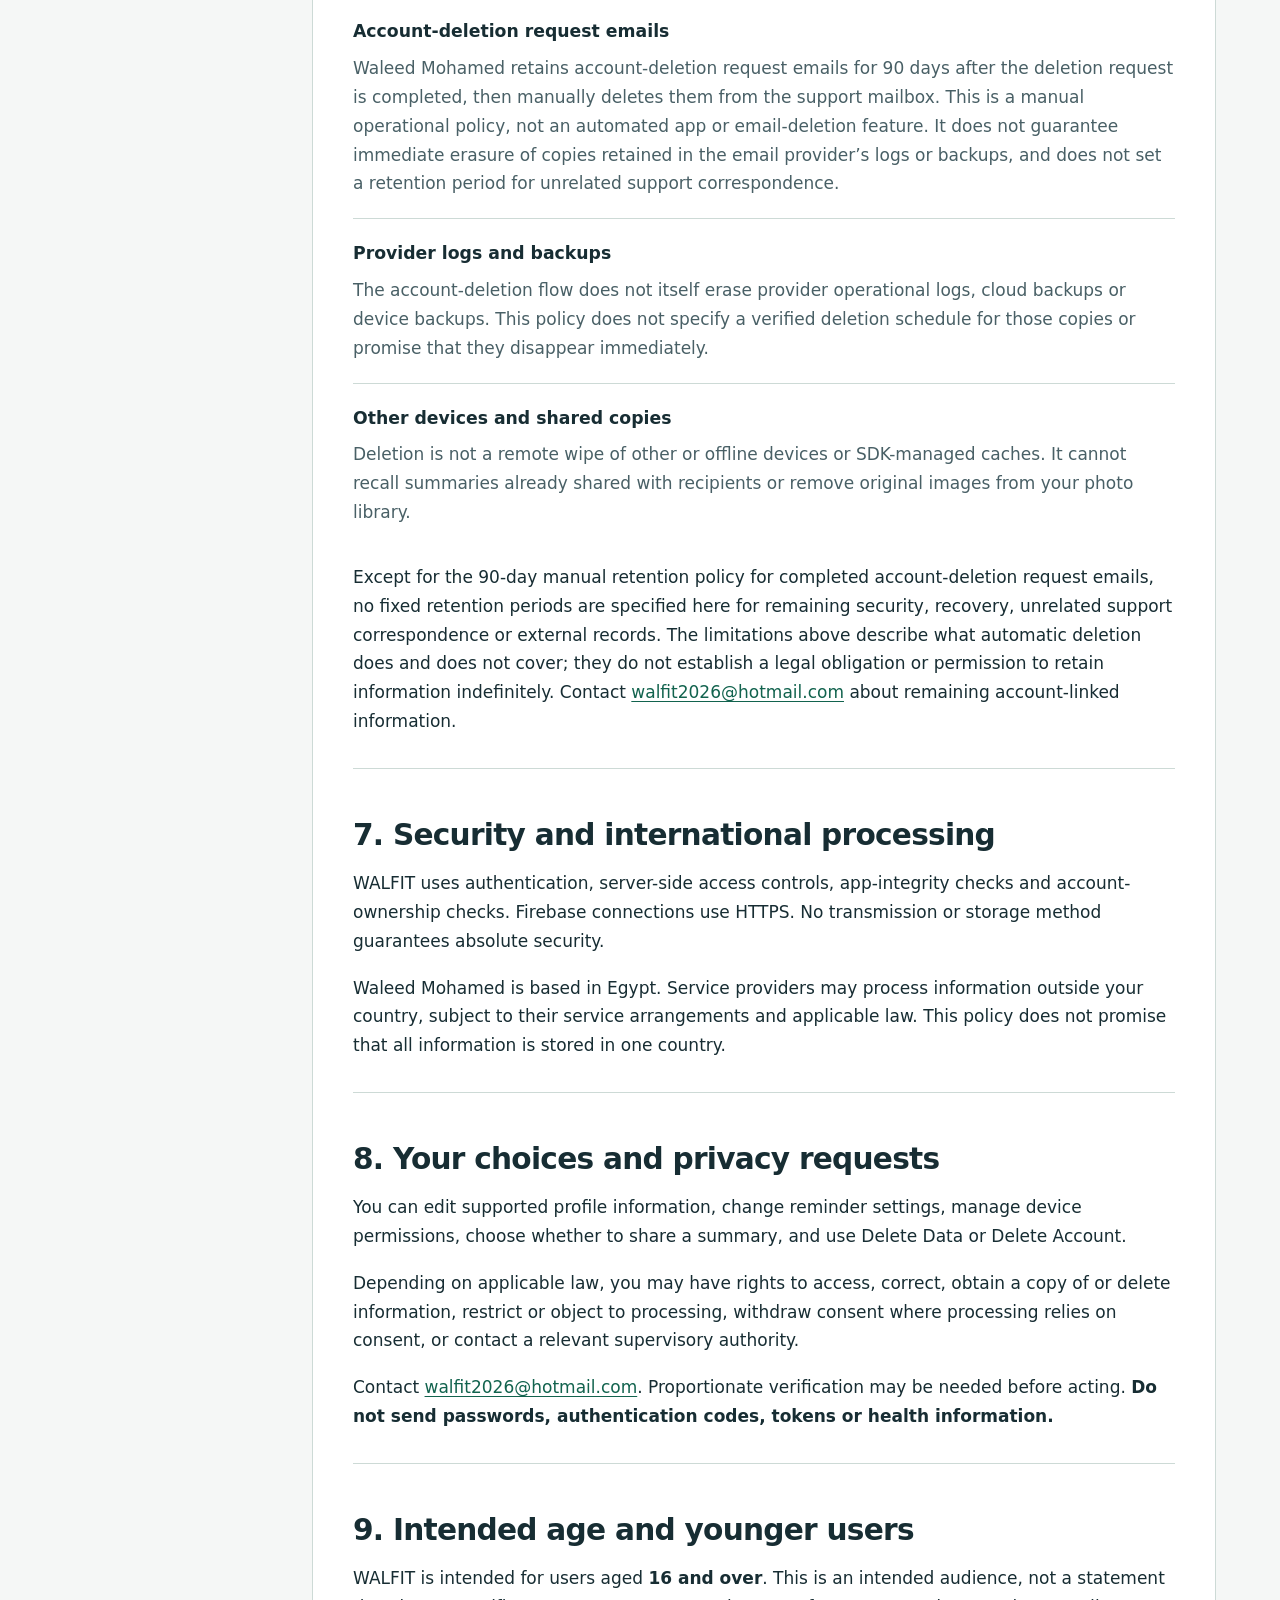
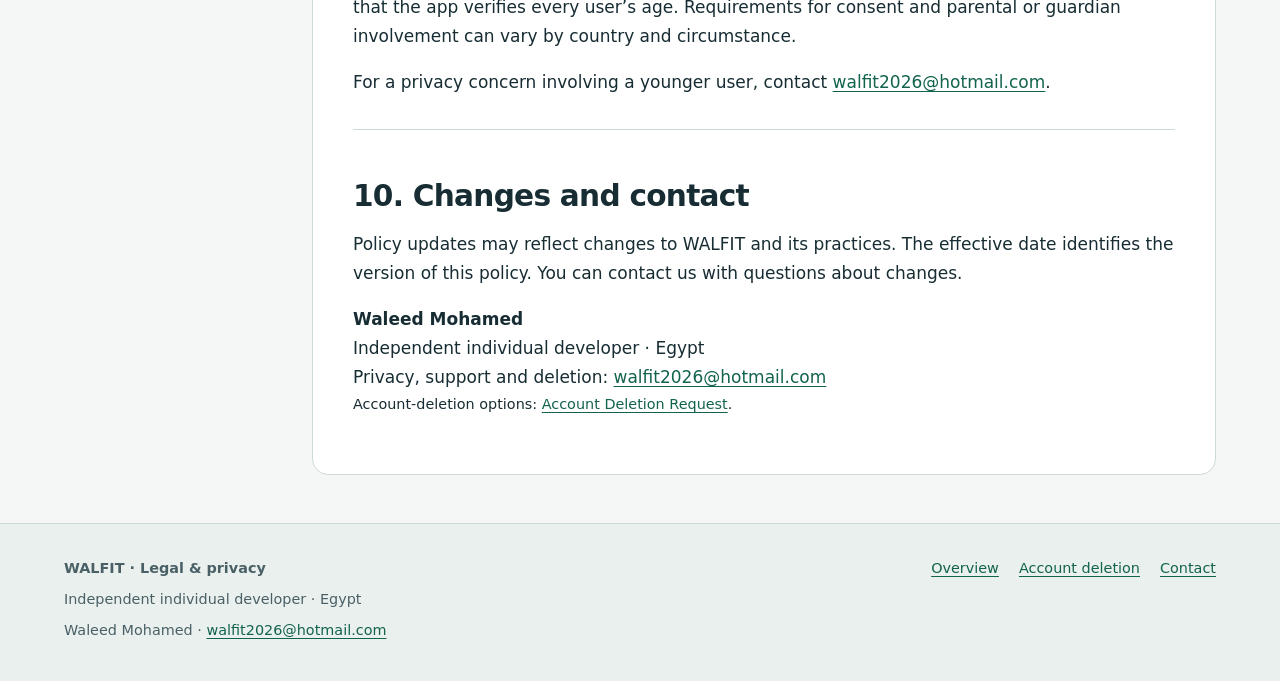
<file: privacy/index.html>
<!doctype html>
<html lang="en">
<head>
  <meta charset="utf-8">
  <meta name="viewport" content="width=device-width, initial-scale=1">
  <meta name="description" content="WALFIT Privacy Policy: information, storage, service providers, deletion, retention and privacy choices.">
  <meta name="referrer" content="no-referrer">
  <title>Privacy Policy — WALFIT</title>
  <link rel="stylesheet" href="../assets/style.css">
</head>
<body>
  <a class="skip-link" href="#main">Skip to content</a>
  <header class="site-header">
    <div class="container header-inner">
      <a class="brand" href="../" aria-label="WALFIT legal home">WALFIT</a>
      <nav class="site-nav" aria-label="Main navigation"><a href="../">Overview</a><a href="./" aria-current="page">Privacy Policy</a><a href="../delete-account/">Delete Account</a></nav>
    </div>
  </header>
  <main id="main" class="container">
    <div class="hero">
      <p class="eyebrow">Legal &amp; privacy / 01</p>
      <h1>Privacy Policy</h1>
      <p class="lead">How WALFIT handles information used for your account, workouts, fitness profile, nutrition and coaching features.</p>
      <p class="meta"><span>Effective date: October 30, 2026</span></p>
    </div>
    <div class="page-layout">
      <nav class="toc" aria-label="Privacy Policy contents">
        <h2>On this page</h2>
        <ol>
          <li><a href="#about">1. Who is responsible</a></li>
          <li><a href="#information">2. Information &amp; purposes</a></li>
          <li><a href="#device">3. Device storage &amp; sharing</a></li>
          <li><a href="#providers">4. Providers &amp; features</a></li>
          <li><a href="#deletion">5. Deletion choices</a></li>
          <li><a href="#retention">6. Retention &amp; limits</a></li>
          <li><a href="#security">7. Security &amp; international use</a></li>
          <li><a href="#rights">8. Your choices &amp; requests</a></li>
          <li><a href="#age">9. Intended age</a></li>
          <li><a href="#contact">10. Changes &amp; contact</a></li>
        </ol>
      </nav>
      <article class="document" aria-label="Privacy Policy">
        <section id="about">
          <h2>1. Who is responsible</h2>
          <p>WALFIT is an app and brand name, not a registered company or a separate legal entity. The individual responsible for personal data is <strong>Waleed Mohamed</strong>, an independent individual developer based in Egypt. In this policy, “we” and “us” refer to that individual.</p>
          <dl class="facts">
            <div><dt>Privacy, support &amp; deletion email</dt><dd><a href="mailto:walfit2026@hotmail.com">walfit2026@hotmail.com</a></dd></div>
            <div><dt>Intended minimum age</dt><dd>16 — see <a href="#age">younger users</a></dd></div>
          </dl>
          <p>The information processed depends on the features you use and the information you provide.</p>
        </section>
        <section id="information">
          <h2>2. Information we process and why</h2>
          <dl class="data-list">
            <div><dt>Account and sign-in information</dt><dd><p>Name, email address, phone number entered at registration, account identifier, account creation and successful-login timestamps support authentication, account management and support. Firebase Authentication handles sign-in; registration contact fields, including the entered phone number, are written to Cloud Firestore.</p><p>Passwords entered for email sign-in or reauthentication are processed by Firebase Authentication. They are not fields in WALFIT's profile documents.</p></dd></div>
            <div><dt>Fitness and health-related information</dt><dd><p>Age, gender, height, current and starting weight, goals, activity level, training experience, home/gym setting, equipment, sleep quality, consistency, obstacles, and food allergies you enter are used to generate and maintain fitness/nutrition plans and personalize the service. Injury and chronic-condition information can remain in previously saved profiles and can inform plan guidance; the current personal-information form does not ask for these fields. Saved profiles and generated plans are stored in Firestore.</p></dd></div>
            <div><dt>Workout and progress information</dt><dd><p>Exercises, sets, repetitions, weights, dates, durations, completion status, estimated calories and notes help record, restore and review workouts. Supported workout modes use local files; cloud-backed flows also store records in Firestore.</p></dd></div>
            <div><dt>Nutrition information</dt><dd><p>Foods, portions, meals, water intake, nutrient totals, preferences, custom foods and recipes support meal logging, nutrition calculations and planning. Local daily drafts and cloud-backed records are used, depending on the feature.</p></dd></div>
            <div><dt>Images and content you choose</dt><dd><p>A photo selected for a custom exercise, exercise names and notes are used to display and save custom content. Selected images are resized and can be saved as image data in Firestore and included in local workout records.</p></dd></div>
            <div><dt>Membership and coaching information</dt><dd><p>Assigned access/package status, plans, follow-up and session records, and subscription/access metadata support membership and coaching services. These records do not, by themselves, mean that WALFIT processes card details or that a store payment is active.</p></dd></div>
            <div><dt>Preferences and reminders</dt><dd><p>Language, reminder selections, notification identifiers and schedules, rest-timer preferences, pinned notes and weight units apply your settings and deliver reminders. These use device storage and operating-system notification services; some preferences have cloud-backed counterparts.</p></dd></div>
            <div><dt>Security and operational information</dt><dd><p>Account-reset status and timestamps, account identifiers, app/device attestation information and network/service metadata protect accounts, prevent abuse and help prevent interrupted deletion from restoring old data. Firebase and attestation providers process information needed for those services.</p></dd></div>
            <div><dt>Support and privacy correspondence</dt><dd><p>Contact details and message contents are used to respond to and verify requests sent to <a href="mailto:walfit2026@hotmail.com">walfit2026@hotmail.com</a>. This mailbox is personally monitored by Waleed Mohamed. Requests are reviewed manually and may require account-ownership verification; sending an email does not automatically delete an account.</p></dd></div>
          </dl>
          <p>Google Sign-In uses Google and Firebase authentication and provides account information such as your identifier, name and email. </p>
        </section>
        <section id="device">
          <h2>3. Device storage, permissions and sharing</h2>
          <p>WALFIT uses application-private files and preferences for supported workout history, drafts, nutrition working data, restoration metadata and settings. These are separate from Firebase SDK-managed authentication state and Firestore caches. App-private storage does not mean every file is separately encrypted by WALFIT.</p>
          <p>The app can request access to a selected photo for a custom exercise and notification permission for reminders. Permissions can be managed in device settings; denying one may limit the relevant feature.</p>
          <p>If you choose to share a workout summary, WALFIT opens the system sharing interface. The recipient or application you select then handles the shared information under its own practices. Account deletion does not recall shared copies or remove original photo-library images.</p>
        </section>
        <section id="providers">
          <h2>4. Service providers and feature availability</h2>
          <p>WALFIT uses Google Firebase Authentication for account access, Cloud Firestore for cloud records, Cloud Functions for backend operations, and Firebase App Check with platform attestation services for abuse prevention. These services process information needed to provide authentication, storage, backend and security functions, including account identifiers and relevant device/network information.</p>
          <p>Firebase Cloud Messaging is included and registered in the app. The current app configuration does not explicitly disable its default automatic initialization and registration. It may process installation identifiers, notification tokens and related device/network information. This configuration does not establish that a token was issued or a push notification was delivered on every device; actual behavior depends on device state, saved settings, platform requirements and connectivity. Cancelling local reminders does not delete Firebase installation identifiers or establish that server push has stopped.</p>
          <p>Provider information: <a href="https://firebase.google.com/support/privacy" rel="noreferrer">Firebase privacy and security</a> and <a href="https://policies.google.com/privacy" rel="noreferrer">Google Privacy Policy</a>.</p>
          <p>The current app configuration disables the AI food scanner and the workout-completion advertising provider. This does not establish removal of information previously processed by older versions or external services. Static promotional banners and external social/messaging links may appear in the app. A service you choose to open handles your interaction under its own practices.</p>
          <p>Authorized administrators, including coaches granted the administrator role, can read user profile documents across accounts and specified training-plan, nutrition-plan, membership and coaching records under the configured Firestore client rules. This access is not restricted to individually assigned customers. Those rules restrict direct client access to daily logs, workout history, weight logs, custom foods and recipes to the account owner; administrator status alone does not grant access to those records through the app’s client. Separate privileged backend or administrative access is governed independently. User-directed sharing, email correspondence and interactions with external services involve the recipients or providers you choose.</p>
          <p>Support and deletion emails are handled through Microsoft Hotmail/Outlook. Microsoft processes email contents, contact details and service metadata under its <a href="https://www.microsoft.com/en-us/privacy/privacystatement" rel="noreferrer">Privacy Statement</a>.</p>
          <p>When this website is served through GitHub Pages, GitHub logs visitors’ IP addresses for security, whether or not they are signed in. See <a href="https://docs.github.com/en/pages/getting-started-with-github-pages/what-is-github-pages#data-collection" rel="noreferrer">GitHub Pages data collection</a>. These website files do not include analytics scripts, advertising scripts, cookies or a request-submission form.</p>
        </section>
        <section id="deletion">
          <h2>5. Account deletion and Delete Data</h2>
          <p>In WALFIT, open <strong>Settings → Account &amp; data</strong>, choose an action and complete the supported identity verification.</p>
          <h3>In-app Delete Account</h3>
          <p>The in-app server deletion flow targets your private Firestore user document and subcollections, matching shared program-reminder records, and your Firebase Authentication account. Supported local cleanup then targets the exact account on that device.</p>
          <p>On successful server deletion, the in-app Delete Account flow also requests cancellation of <strong>all WALFIT local notifications on that device</strong>, including reminders from other WALFIT accounts previously used there. Rescheduling is suppressed until an eligible new account explicitly enables notifications with permission. This does not affect other apps or revoke OS notification permission, and does not establish that an independent push service has stopped.</p>
          <p>A deletion request handled outside the app cannot remotely erase local files, drafts, cached data or scheduled notifications on your devices. The device cleanup described above applies to the in-app flow.</p>
          <h3>Delete Data</h3>
          <p>Delete Data resets personal profile/content and private data collections while retaining the Firebase Authentication account and sign-in information, plus specified role, package/access, subscription and billing-related metadata. It can sign you out and require fresh sign-in. It does not delete the account itself or cancel a separate billing arrangement.</p>
          <h3>Interrupted deletion and requests without the app</h3>
          <p>If deletion is interrupted, limited recovery information may remain on the device. Use the cleanup/recovery action when offered, or contact support if completion still fails.</p>
          <p>Without app access, use the <a href="../delete-account/">Account Deletion Request page</a> or contact <a href="mailto:walfit2026@hotmail.com">walfit2026@hotmail.com</a>. Requests are reviewed manually and require safe account-ownership verification. This policy does not promise a fixed response or completion time.</p>
        </section>
        <section id="retention">
          <h2>6. Retention and deletion limitations</h2>
          <p>Account content is not subject to a general automatic-expiry schedule in the account-deletion flow. You can request deletion as described above. Delete Account and Delete Data have different scopes; neither is a promise that every copy of information is erased immediately.</p>
          <dl class="data-list">
            <div><dt>Membership and access records after Delete Data</dt><dd>Delete Data keeps the login and specified membership, subscription, billing-related and access metadata so the retained account can keep its assigned access. Delete Account also targets those records when they are stored inside your private account data.</dd></div>
            <div><dt>Limited account-reset security record</dt><dd>Limited account-deletion security information, including an account identifier, reset state and timestamps, may remain outside your private account data to prevent stale sessions from recreating deleted content. No fixed expiration period is specified here, and the account-deletion flow does not automatically remove this record.</dd></div>
            <div><dt>Local recovery and reminder information</dt><dd>Limited account identifiers, status, timestamps and reminder settings can remain to complete interrupted cleanup and prevent reminders from restarting. Temporary recovery or staging files may also remain after an interruption and require successful recovery or cleanup before removal; completion of the main recovery record does not guarantee removal of every staging file. The main local recovery record is removed after successful finalization; other reset and notification-suppression information can remain separately.</dd></div>
            <div><dt>Older or unverifiable local files</dt><dd>Cleanup removes supported records that can safely be attributed to the account. Files with unknown or ambiguous ownership can remain to avoid erasing another account’s data. Contact support if cleanup cannot finish.</dd></div>
            <div><dt>References in other records</dt><dd>References to a coach or administrator in other users’ records, and shared operational records, are outside the automatic private-account cleanup. They require separate assessment without deleting other users’ information.</dd></div>
            <div><dt>Account-deletion request emails</dt><dd>Waleed Mohamed retains account-deletion request emails for 90 days after the deletion request is completed, then manually deletes them from the support mailbox. This is a manual operational policy, not an automated app or email-deletion feature. It does not guarantee immediate erasure of copies retained in the email provider’s logs or backups, and does not set a retention period for unrelated support correspondence.</dd></div>
            <div><dt>Provider logs and backups</dt><dd>The account-deletion flow does not itself erase provider operational logs, cloud backups or device backups. This policy does not specify a verified deletion schedule for those copies or promise that they disappear immediately.</dd></div>
            <div><dt>Other devices and shared copies</dt><dd>Deletion is not a remote wipe of other or offline devices or SDK-managed caches. It cannot recall summaries already shared with recipients or remove original images from your photo library.</dd></div>
          </dl>
          <p>Except for the 90-day manual retention policy for completed account-deletion request emails, no fixed retention periods are specified here for remaining security, recovery, unrelated support correspondence or external records. The limitations above describe what automatic deletion does and does not cover; they do not establish a legal obligation or permission to retain information indefinitely. Contact <a href="mailto:walfit2026@hotmail.com">walfit2026@hotmail.com</a> about remaining account-linked information.</p>
        </section>
        <section id="security">
          <h2>7. Security and international processing</h2>
          <p>WALFIT uses authentication, server-side access controls, app-integrity checks and account-ownership checks. Firebase connections use HTTPS. No transmission or storage method guarantees absolute security.</p>
          <p>Waleed Mohamed is based in Egypt. Service providers may process information outside your country, subject to their service arrangements and applicable law. This policy does not promise that all information is stored in one country.</p>
        </section>
        <section id="rights">
          <h2>8. Your choices and privacy requests</h2>
          <p>You can edit supported profile information, change reminder settings, manage device permissions, choose whether to share a summary, and use Delete Data or Delete Account.</p>
          <p>Depending on applicable law, you may have rights to access, correct, obtain a copy of or delete information, restrict or object to processing, withdraw consent where processing relies on consent, or contact a relevant supervisory authority.</p>
          <p>Contact <a href="mailto:walfit2026@hotmail.com">walfit2026@hotmail.com</a>. Proportionate verification may be needed before acting. <strong>Do not send passwords, authentication codes, tokens or health information.</strong></p>
        </section>
        <section id="age">
          <h2>9. Intended age and younger users</h2>
          <p>WALFIT is intended for users aged <strong>16 and over</strong>. This is an intended audience, not a statement that the app verifies every user’s age. Requirements for consent and parental or guardian involvement can vary by country and circumstance.</p>
          <p>For a privacy concern involving a younger user, contact <a href="mailto:walfit2026@hotmail.com">walfit2026@hotmail.com</a>.</p>
        </section>
        <section id="contact">
          <h2>10. Changes and contact</h2>
          <p>Policy updates may reflect changes to WALFIT and its practices. The effective date identifies the version of this policy. You can contact us with questions about changes.</p>
          <address><strong>Waleed Mohamed</strong><br>Independent individual developer · Egypt<br>Privacy, support and deletion: <a href="mailto:walfit2026@hotmail.com">walfit2026@hotmail.com</a></address>
          <p class="small">Account-deletion options: <a href="../delete-account/">Account Deletion Request</a>.</p>
        </section>
      </article>
    </div>
  </main>
  <footer class="site-footer">
    <div class="container footer-inner">
      <div><p><strong>WALFIT · Legal &amp; privacy</strong></p><p>Independent individual developer · Egypt</p><p>Waleed Mohamed · <a href="mailto:walfit2026@hotmail.com">walfit2026@hotmail.com</a></p></div>
      <nav class="footer-links" aria-label="Footer navigation"><a href="../">Overview</a><a href="../delete-account/">Account deletion</a><a href="mailto:walfit2026@hotmail.com">Contact</a></nav>
    </div>
  </footer>
</body>
</html>
</file>
<file: assets/style.css>
:root {
  color-scheme: light;
  --ink: #172d33;
  --muted: #496066;
  --paper: #f5f7f6;
  --white: #ffffff;
  --line: #cddad6;
  --green: #12634e;
  --green-soft: #eaf3ef;
  --amber: #67410a;
  --amber-soft: #fff4d9;
  --radius: 1rem;
}

* { box-sizing: border-box; }
html { scroll-padding-top: 1.5rem; }
body {
  margin: 0;
  background: var(--paper);
  color: var(--ink);
  font-family: system-ui, -apple-system, BlinkMacSystemFont, "Segoe UI", sans-serif;
  font-size: 1.0625rem;
  line-height: 1.7;
  overflow-wrap: anywhere;
}
a { color: var(--green); text-underline-offset: .2em; }
a:hover { text-decoration-thickness: .15em; }
a:focus-visible, summary:focus-visible {
  outline: 3px solid #a44b00;
  outline-offset: 4px;
  border-radius: .15rem;
}
h1, h2, h3 { line-height: 1.22; letter-spacing: -.025em; }
h1 { margin: .6rem 0 1.25rem; font-size: clamp(2.25rem, 6vw, 3.75rem); }
h2 { margin: 2.75rem 0 1rem; font-size: clamp(1.45rem, 3vw, 1.85rem); }
h3 { margin: 1.5rem 0 .6rem; font-size: 1.2rem; }
p { margin: 0 0 1.1rem; }
ul, ol { padding-inline-start: 1.4rem; margin: .75rem 0 1.25rem; }
li + li { margin-top: .45rem; }
dl, dd { margin: 0; }
dt { font-weight: 700; }
dd { color: var(--muted); }
address { font-style: normal; }
small, .small { font-size: .9rem; }
.container { width: min(72rem, calc(100% - 3rem)); margin-inline: auto; }
.skip-link {
  position: absolute;
  z-index: 10;
  top: .5rem;
  left: .5rem;
  padding: .65rem 1rem;
  background: var(--white);
  transform: translateY(-200%);
}
.skip-link:focus { transform: translateY(0); }
.site-header { background: var(--ink); color: var(--white); }
.header-inner {
  display: flex;
  align-items: center;
  justify-content: space-between;
  flex-wrap: wrap;
  gap: 1rem 2rem;
  padding-block: 1.35rem;
}
.brand {
  display: inline-flex;
  align-items: center;
  gap: .7rem;
  color: var(--white);
  text-decoration: none;
  font-size: 1.45rem;
  font-weight: 850;
  letter-spacing: .13em;
}
.brand::before {
  content: "";
  width: .45rem;
  height: 1.3rem;
  background: #99dfb8;
  border-radius: .15rem;
  transform: skew(-12deg);
}
.site-nav { display: flex; flex-wrap: wrap; gap: .35rem 1.35rem; }
.site-nav a { color: #e3eeea; padding-block: .45rem; font-size: .95rem; }
.site-nav a[aria-current="page"] { color: var(--white); font-weight: 750; text-decoration-thickness: .15em; }
.review-banner { background: var(--amber-soft); border-bottom: 1px solid #d8bd83; color: var(--amber); }
.review-banner .container { padding-block: .9rem; font-size: .9rem; }
.review-banner strong { letter-spacing: .025em; }
.review-banner a { color: inherit; }
.hero { padding-block: 3.75rem 2.25rem; max-width: 51rem; }
.eyebrow { margin: 0; color: var(--green); font-size: .8rem; font-weight: 800; letter-spacing: .14em; text-transform: uppercase; }
.lead { color: var(--muted); font-size: 1.2rem; line-height: 1.65; }
.meta { display: flex; flex-wrap: wrap; gap: .5rem 1.25rem; color: var(--muted); font-size: .9rem; }
.cards { display: grid; grid-template-columns: repeat(2, minmax(0, 1fr)); gap: 1.5rem; }
.card, .document, .contact-panel {
  background: var(--white);
  border: 1px solid var(--line);
  border-radius: var(--radius);
}
.card { padding: 2rem; display: flex; flex-direction: column; align-items: flex-start; }
.card h2 { margin: .6rem 0 1rem; }
.card p { color: var(--muted); }
.card .text-link { margin-top: auto; }
.card-number { color: var(--green); font-size: .85rem; font-weight: 750; letter-spacing: .1em; }
.text-link { display: inline-block; padding-block: .35rem; font-weight: 750; }
.contact-panel { margin-block: 1.5rem 3rem; padding: 2rem; }
.contact-panel h2 { margin-top: 0; }
.facts { display: grid; grid-template-columns: repeat(2, minmax(0, 1fr)); gap: 1rem 2rem; }
.facts div { padding-block: .4rem; }
.review-note {
  margin-block: 1.5rem;
  padding: 1.25rem 1.5rem;
  background: var(--amber-soft);
  border-inline-start: 4px solid #a66b15;
  border-radius: .25rem .65rem .65rem .25rem;
  color: var(--amber);
}
.review-note p:last-child, .info-note p:last-child, .contact-panel p:last-child { margin-bottom: 0; }
.review-note a { color: inherit; }
.unresolved { font-weight: 650; }
.info-note { padding: 1.25rem 1.5rem; margin-block: 1.5rem; background: var(--green-soft); border-radius: .65rem; }
.page-layout { display: grid; grid-template-columns: 13.5rem minmax(0, 1fr); gap: 2rem; align-items: start; padding-bottom: 3rem; }
.toc { position: sticky; top: 1.5rem; padding-block: .5rem; }
.toc h2 { margin: 0 0 .8rem; font-size: 1rem; letter-spacing: 0; }
.toc ol { list-style: none; padding: 0; margin: 0; }
.toc li + li { margin-top: .1rem; }
.toc a { display: block; padding-block: .4rem; font-size: .9rem; color: var(--muted); }
.document { min-width: 0; padding: 2.5rem; }
.document > section:first-child > h2:first-child { margin-top: 0; }
.document section { scroll-margin-top: 1.5rem; }
.document section + section { border-top: 1px solid var(--line); margin-top: 2rem; padding-top: .25rem; }
.document .facts { font-size: .95rem; }
.data-list { margin: 1rem 0; }
.data-list > div { padding: 1.25rem 0; border-bottom: 1px solid var(--line); }
.data-list > div:first-child { padding-top: 0; }
.data-list > div:last-child { border-bottom: 0; }
.data-list dt { margin-bottom: .45rem; font-size: 1.08rem; }
.data-list dd p:last-child { margin-bottom: 0; }
.button {
  display: inline-block;
  padding: .85rem 1.25rem;
  background: var(--green);
  color: var(--white);
  border: 2px solid var(--green);
  border-radius: .5rem;
  text-align: center;
  font-weight: 750;
  text-decoration: none;
}
.button:hover { background: #094e3c; border-color: #094e3c; text-decoration: underline; }
.request-box { background: var(--green-soft); border: 1px solid #adcdbd; border-radius: .7rem; padding: 1.5rem; margin-block: 1.5rem; }
.request-box h3 { margin-top: 0; }
.request-box .small { margin-top: .75rem; margin-bottom: 0; }
.steps li { padding-inline-start: .3rem; margin-bottom: .85rem; }
details { margin-block: 1.5rem; border: 1px solid var(--line); border-radius: .65rem; padding: 1rem 1.25rem; }
summary { cursor: pointer; font-weight: 750; }
details[open] summary { margin-bottom: 1rem; }
.site-footer { border-top: 1px solid var(--line); background: #eaf0ed; color: var(--muted); }
.footer-inner { display: flex; justify-content: space-between; flex-wrap: wrap; gap: 1rem 2rem; padding-block: 2rem; font-size: .9rem; }
.site-footer p { margin-bottom: .4rem; }
.footer-links { display: flex; flex-wrap: wrap; align-content: flex-start; gap: .5rem 1.25rem; }

@media (max-width: 54rem) {
  .page-layout { grid-template-columns: 1fr; gap: 1rem; }
  .toc { position: static; padding: 1.25rem; border: 1px solid var(--line); border-radius: .65rem; }
  .toc ol { columns: 2; column-gap: 1.5rem; }
  .toc li { break-inside: avoid; }
}
@media (max-width: 38rem) {
  .container { width: calc(100% - 2rem); }
  .header-inner { gap: .75rem; padding-block: 1rem; }
  .site-nav { width: 100%; gap: .25rem 1rem; }
  .hero { padding-block: 2.5rem 1.5rem; }
  .lead { font-size: 1.1rem; }
  .cards, .facts { grid-template-columns: 1fr; }
  .card, .contact-panel { padding: 1.5rem; }
  .document { padding: 1.4rem; }
  .toc ol { columns: 1; }
  .review-note, .info-note, .request-box { padding: 1rem; }
  .button { width: 100%; }
}
@media print {
  body { background: white; font-size: 11pt; color: black; }
  .site-header, .toc, .skip-link, .footer-links { display: none; }
  .container { width: 100%; }
  .page-layout { display: block; }
  .document { border: 0; padding: 0; }
  .hero { padding-block: 1rem; }
  a { color: inherit; }
  .review-banner { border: 2px solid black; }
  .site-footer { background: white; }
}
</file>
